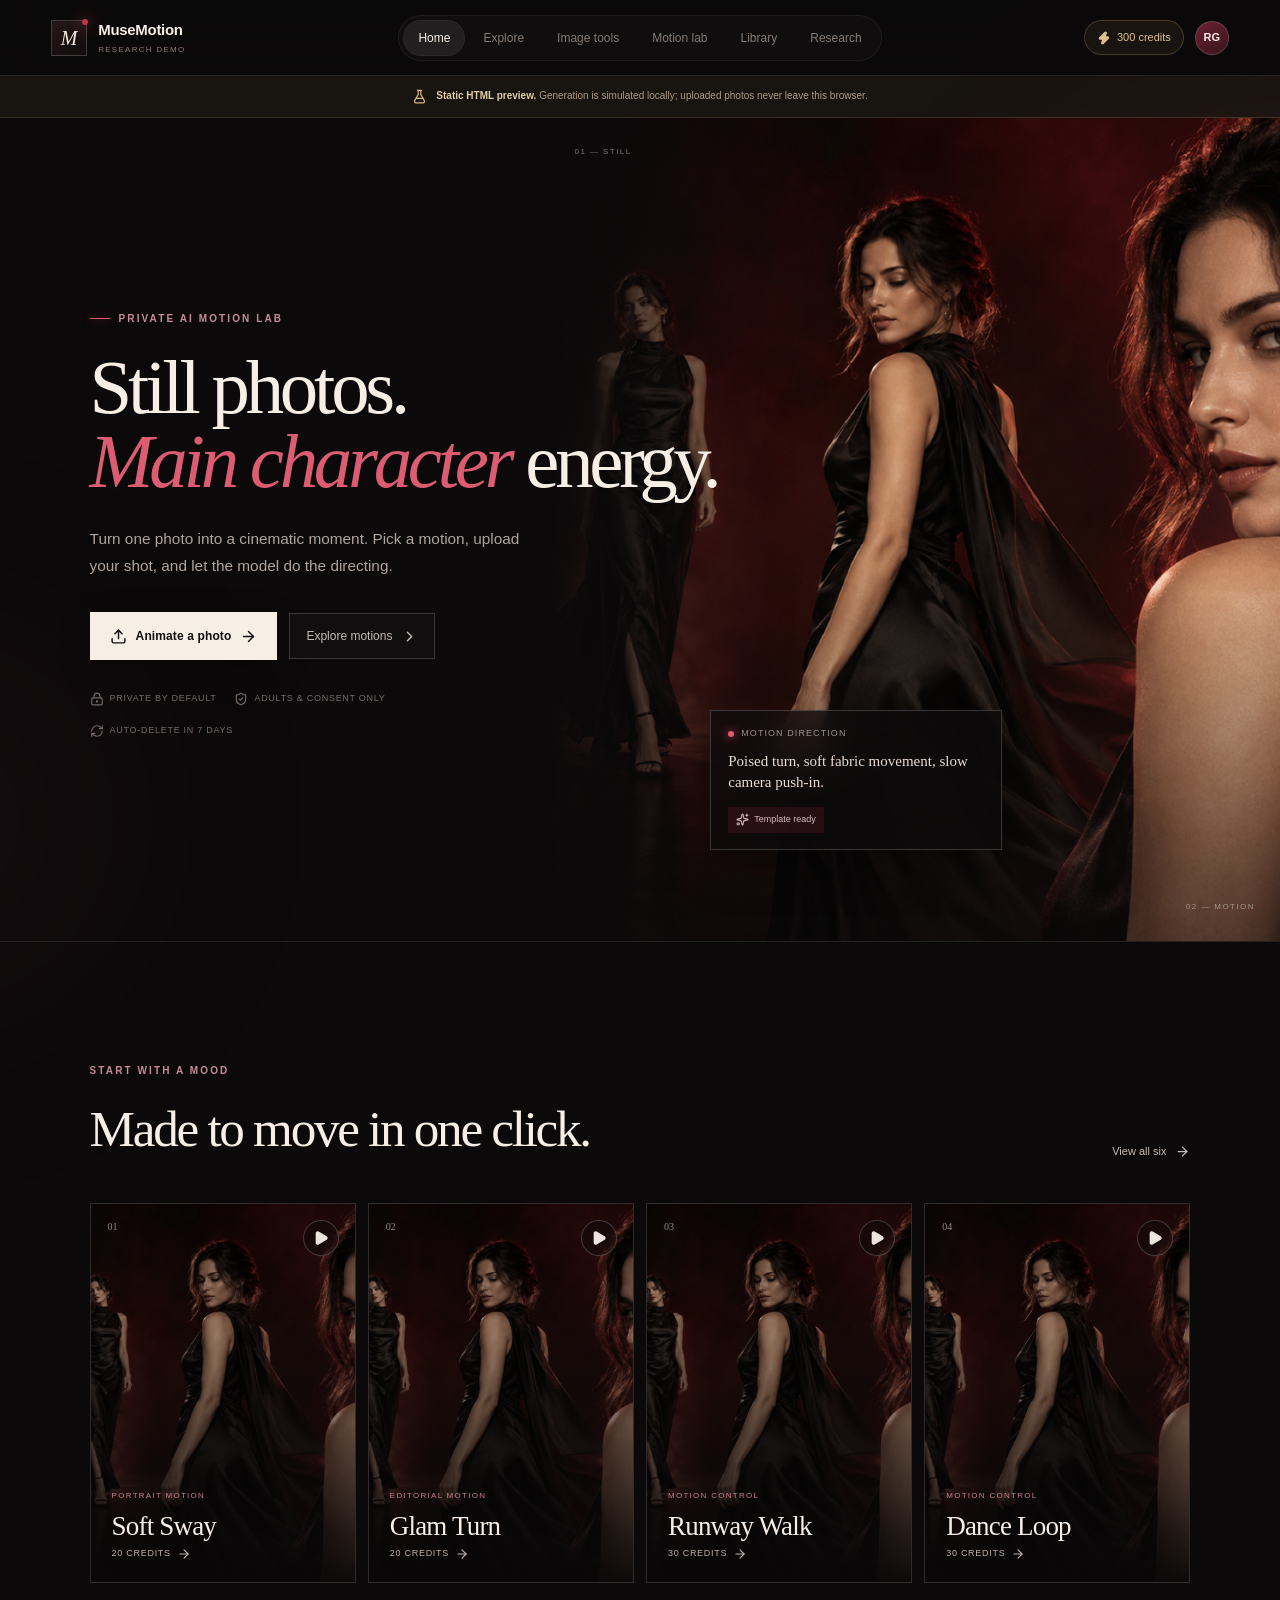
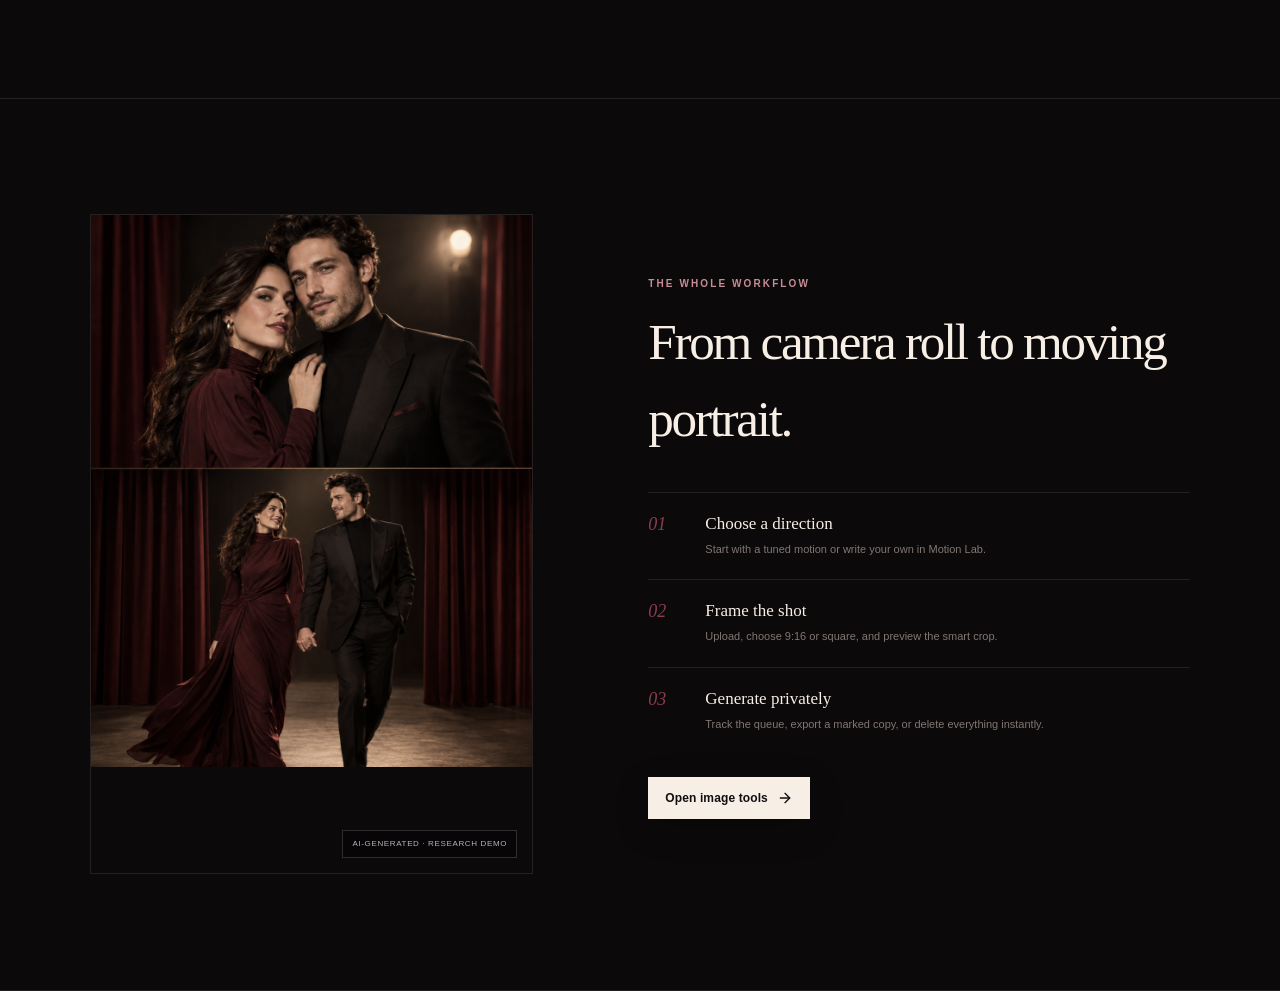
<file: index.html>
<!doctype html>
<html lang="en" class="dark">
  <head>
    <meta charset="UTF-8" />
    <meta name="viewport" content="width=device-width, initial-scale=1.0" />
    <meta name="robots" content="noindex, nofollow, noarchive" />
    <meta name="referrer" content="no-referrer" />
    <meta
      http-equiv="Content-Security-Policy"
      content="default-src 'self'; base-uri 'none'; connect-src 'self'; font-src 'self' data:; form-action 'self'; frame-ancestors 'none'; img-src 'self' blob: data: https:; media-src 'self' blob: https:; object-src 'none'; script-src 'self'; style-src 'self' 'unsafe-inline'; worker-src 'none'"
    />
    <meta name="theme-color" content="#0b090a" />
    <link rel="icon" href="./favicon.svg" />
    <title>MuseMotion — Static Research Demo</title>
    <meta
      name="description"
      content="A private-feeling, browser-only preview of a template-first AI image and video studio."
    />
    <script type="module" crossorigin src="./assets/index-_gAMzFDc.js"></script>
    <link rel="stylesheet" crossorigin href="./assets/index-XwBrOyqN.css">
  </head>
  <body>
    <div id="root"></div>
  </body>
</html>
</file>
